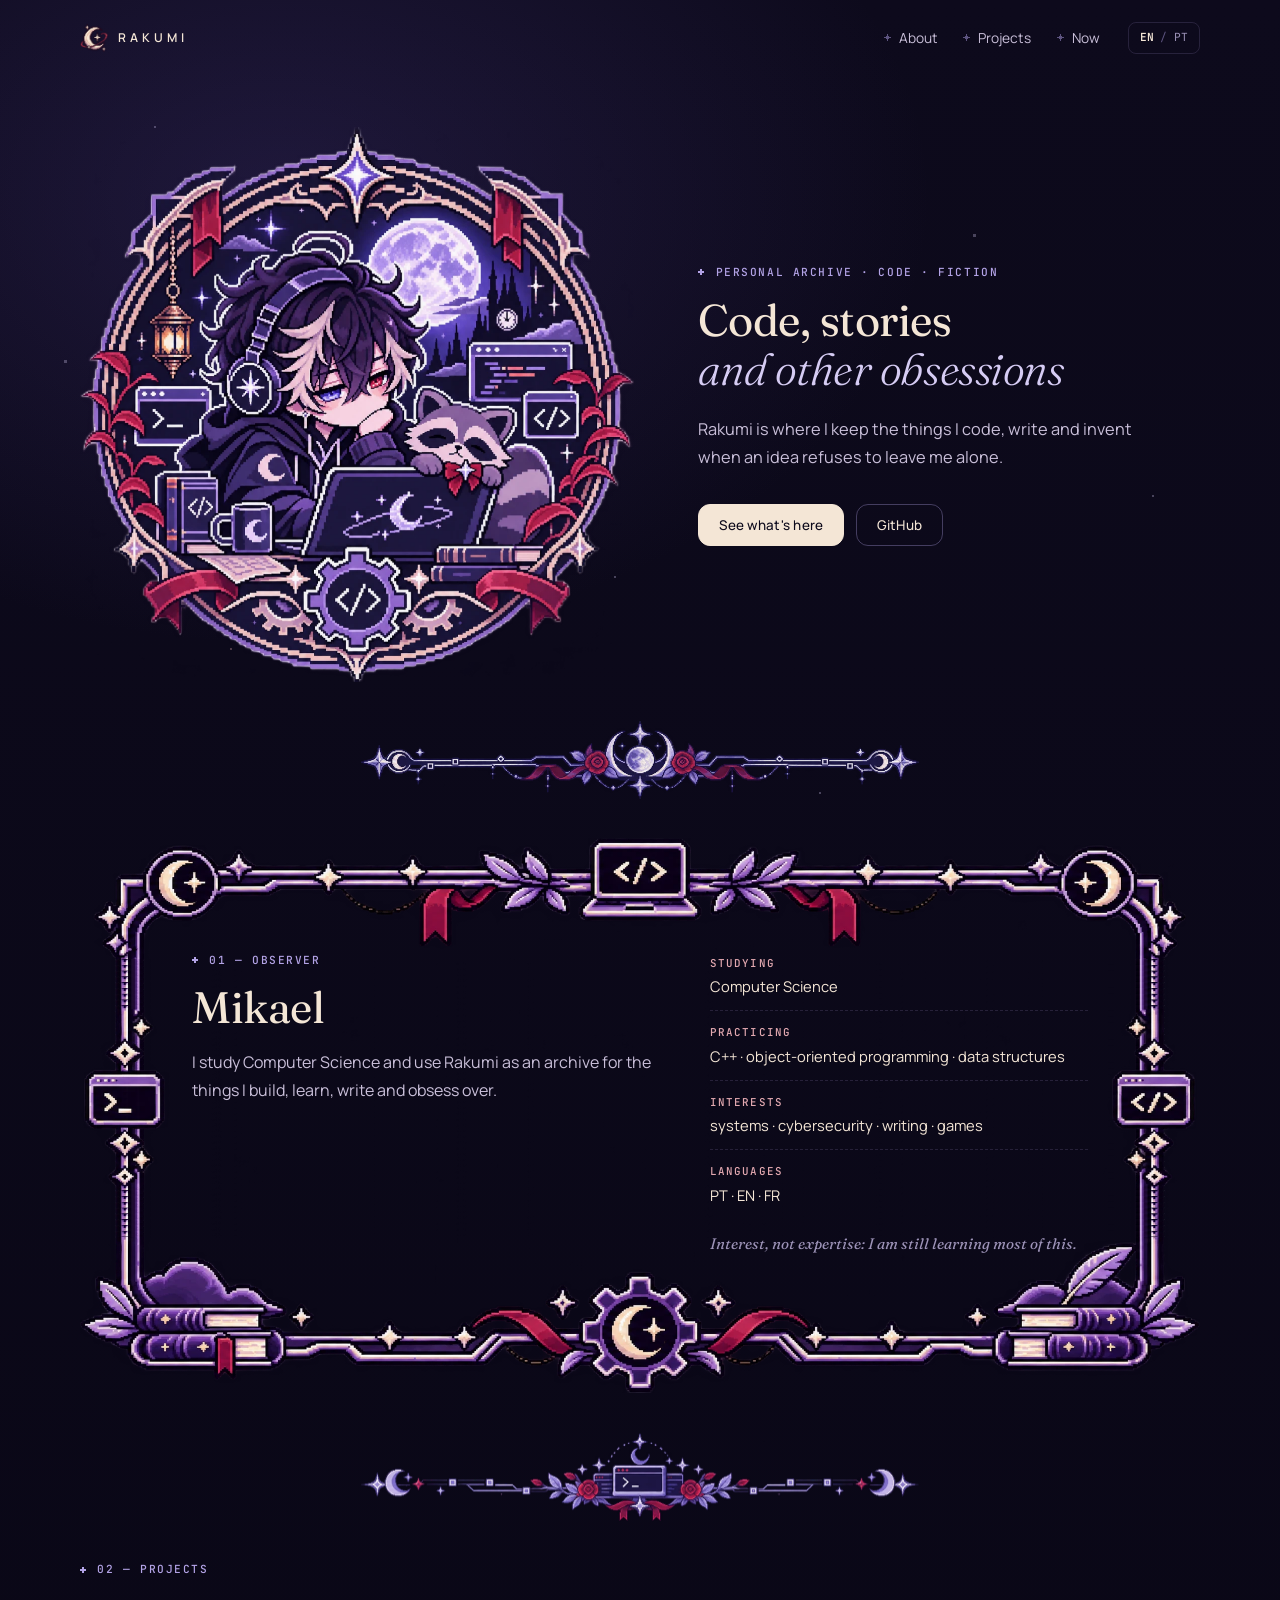
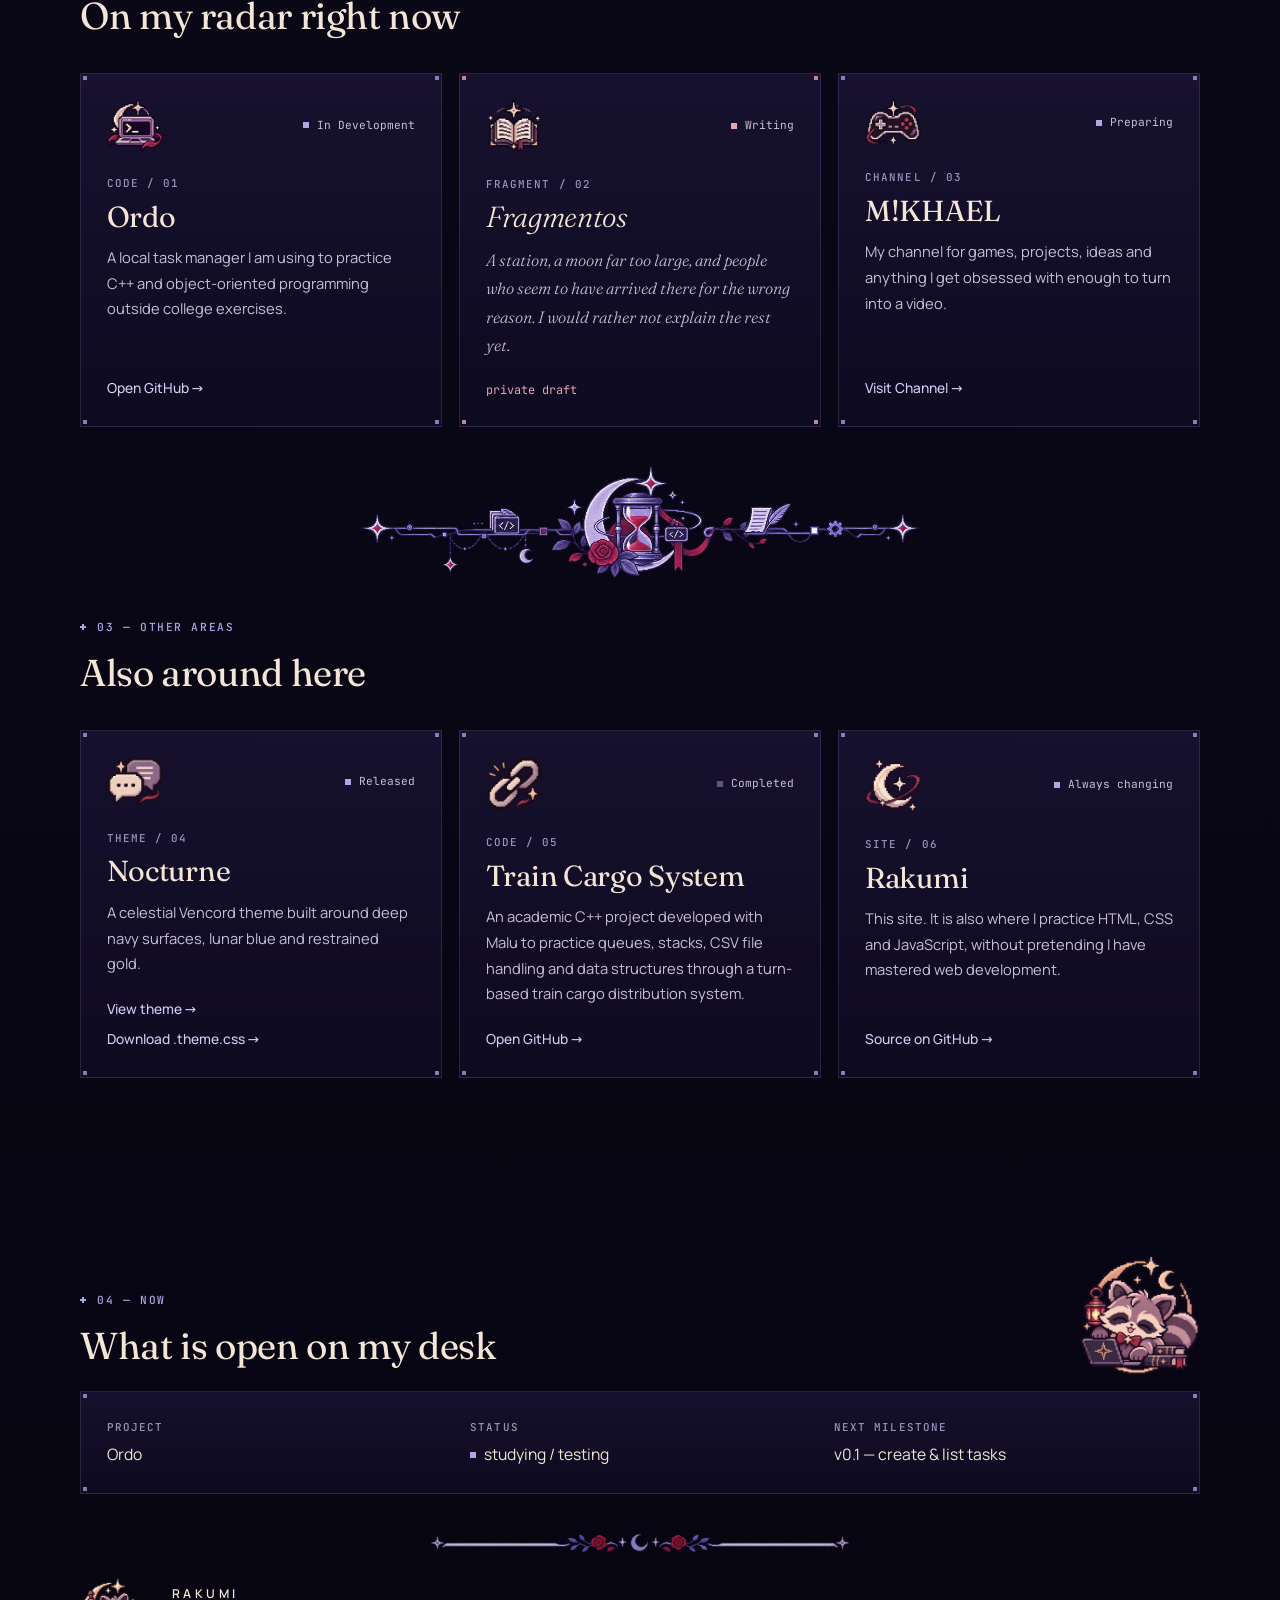
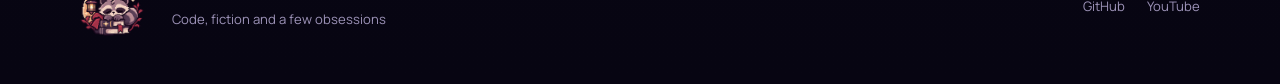
<file: index.html>
<!DOCTYPE html>
<html lang="en">
<head>
  <meta charset="UTF-8" />
  <meta name="viewport" content="width=device-width, initial-scale=1.0" />
  <!-- CSP: só carrega arquivos do próprio site. Ver README > Segurança. -->
  <meta http-equiv="Content-Security-Policy" content="default-src 'none'; script-src 'self'; style-src 'self'; font-src 'self'; img-src 'self'; base-uri 'none'; form-action 'none'" />
  <meta name="description" content="Rakumi — code, stories and experiments built under the moon." />
  <meta name="theme-color" content="#0d0a1c" />
  <title>Rakumi — Code, stories & other obsessions</title>
  <link rel="icon" type="image/png" sizes="64x64" href="assets/favicon.png" />
  <link rel="stylesheet" href="style.css" />
</head>

<body>
  <!-- Estrela de 4 pontas desenhada em "pixels" (grade 7x7): fica nítida em qualquer tamanho. -->
  <svg class="svg-sprite" aria-hidden="true" width="0" height="0">
    <defs>
      <symbol id="px-star" viewBox="0 0 7 7">
        <path d="M3 0h1v2H3zM0 3h2v1H0zM5 3h2v1H5zM3 5h1v2H3zM2 2h3v3H2z" />
      </symbol>
    </defs>
  </svg>

  <div class="sky" aria-hidden="true">
    <span class="star star-1"></span>
    <span class="star star-2"></span>
    <span class="star star-3"></span>
    <span class="star star-4"></span>
    <span class="star star-5"></span>
    <span class="star star-6"></span>
    <span class="star star-7"></span>
  </div>

  <header class="site-header">
    <a class="brand" href="#top" aria-label="Rakumi home" data-i18n-aria-label="nav.home">
      <img class="brand-mark" src="assets/icons/icon-moon.png" alt="" width="128" height="127" />
      <span>RAKUMI</span>
    </a>

    <div class="header-actions">
      <nav class="nav" aria-label="Primary navigation" data-i18n-aria-label="nav.aria">
        <a href="#about"><svg class="px-star" aria-hidden="true"><use href="#px-star"></use></svg><span data-i18n="nav.about">About</span></a>
        <a href="#projects"><svg class="px-star" aria-hidden="true"><use href="#px-star"></use></svg><span data-i18n="nav.projects">Projects</span></a>
        <a href="#building"><svg class="px-star" aria-hidden="true"><use href="#px-star"></use></svg><span data-i18n="nav.building">Now</span></a>
      </nav>

      <div class="language-switcher" role="group" aria-label="Language" data-i18n-aria-label="language.aria">
        <button class="language-button" type="button" data-lang="en" aria-pressed="true">EN</button>
        <span aria-hidden="true">/</span>
        <button class="language-button" type="button" data-lang="pt" aria-pressed="false">PT</button>
      </div>
    </div>
  </header>

  <main id="top">
    <!-- HERO: arte à esquerda, texto à direita (no mobile, arte em cima). -->
    <section class="hero section">
      <figure class="hero-visual">
        <picture>
          <source srcset="assets/art/hero-coder-emblem.webp" type="image/webp" />
          <img
            class="hero-art"
            src="assets/art/hero-coder-emblem.png"
            alt="Pixel-art emblem: my character in headphones coding next to the raccoon under a full moon"
            data-i18n-alt="hero.alt"
            width="1100"
            height="1100"
            fetchpriority="high"
          />
        </picture>
      </figure>

      <div class="hero-copy">
        <p class="eyebrow" data-i18n="hero.eyebrow">PERSONAL ARCHIVE · CODE · FICTION</p>
        <h1><span data-i18n="hero.titleLine1">Code, stories</span><br /><em data-i18n="hero.titleLine2">and other obsessions</em></h1>
        <p class="hero-text" data-i18n="hero.text">
          Rakumi is where I keep the things I code, write and invent when an idea refuses to leave me alone.
        </p>
        <div class="hero-actions">
          <a class="button button-primary" href="#projects" data-i18n="hero.explore">See what's here</a>
          <a class="button button-secondary" href="https://github.com/mikhaelmk" target="_blank" rel="noopener noreferrer">GitHub</a>
        </div>
      </div>
    </section>

    <div class="divider section" aria-hidden="true">
      <img src="assets/dividers/divider-lunar.webp" alt="" width="1120" height="160" loading="lazy" />
    </div>

    <!-- SOBRE: único lugar com a moldura pixel (código, lua e livros). -->
    <section id="about" class="section block about">
      <div class="frame">
        <img class="frame-cap" src="assets/frames/frame-code-top.webp" alt="" width="1933" height="211" loading="lazy" />
        <div class="frame-body">
          <img class="frame-middle" src="assets/frames/frame-code-middle.webp" alt="" width="1933" height="310" loading="lazy" />
          <div class="frame-content about-grid">
            <div class="about-copy">
              <p class="eyebrow" data-i18n="about.eyebrow">01 — OBSERVER</p>
              <h2 data-i18n="about.title">Mikael</h2>
              <p class="section-text" data-i18n="about.text">
                I study Computer Science and use Rakumi as an archive for the things I build, learn, write and obsess over.
              </p>
            </div>

            <div class="about-side">
              <dl class="about-facts">
                <div>
                  <dt data-i18n="about.studyLabel">Studying</dt>
                  <dd data-i18n="about.study">Computer Science</dd>
                </div>
                <div>
                  <dt data-i18n="about.practiceLabel">Practicing</dt>
                  <dd data-i18n="about.practice">C++ · object-oriented programming · data structures</dd>
                </div>
                <div>
                  <dt data-i18n="about.interestsLabel">Interests</dt>
                  <dd data-i18n="about.interests">systems · cybersecurity · writing · games</dd>
                </div>
                <div>
                  <dt data-i18n="about.languagesLabel">Languages</dt>
                  <dd>PT · EN · FR</dd>
                </div>
              </dl>
              <p class="about-note" data-i18n="about.interestsNote">Interest, not expertise: I am still learning most of this.</p>
            </div>
          </div>
        </div>
        <img class="frame-cap" src="assets/frames/frame-code-bottom.webp" alt="" width="1933" height="268" loading="lazy" />
      </div>
    </section>

    <div class="divider section" aria-hidden="true">
      <img src="assets/dividers/divider-code.webp" alt="" width="1120" height="181" loading="lazy" />
    </div>

    <!-- PROJETOS: cada card tem o seu ícone pixel-art. -->
    <section id="projects" class="section block projects">
      <header class="section-head">
        <p class="eyebrow" data-i18n="projects.eyebrow">02 — PROJECTS</p>
        <h2 data-i18n="projects.title">On my radar right now</h2>
      </header>

      <div class="project-grid">
        <article class="project-card">
          <div class="card-top">
            <img class="card-icon" src="assets/icons/icon-laptop.png" alt="" width="128" height="119" loading="lazy" />
            <span class="status" data-i18n="projects.ordo.status">In Development</span>
          </div>
          <p class="kind" data-i18n="projects.ordo.kind">CODE / 01</p>
          <h3 class="card-title">Ordo</h3>
          <p class="card-text" data-i18n="projects.ordo.description">
            A local task manager I am using to practice C++ and object-oriented programming outside college exercises.
          </p>
          <a class="text-link card-link" href="https://github.com/mikhaelmk" target="_blank" rel="noopener noreferrer" data-i18n="projects.ordo.link">Open GitHub →</a>
        </article>

        <article class="project-card project-card--fragment">
          <div class="card-top">
            <img class="card-icon" src="assets/icons/icon-book.png" alt="" width="128" height="121" loading="lazy" />
            <span class="status status--writing" data-i18n="projects.fragments.status">Writing</span>
          </div>
          <p class="kind" data-i18n="projects.fragments.kind">FRAGMENT / 02</p>
          <h3 class="card-title" data-i18n="projects.fragments.title">Fragmentos</h3>
          <p class="card-text" data-i18n="projects.fragments.description">
            A station, a moon far too large, and people who seem to have arrived there for the wrong reason. I would rather not explain the rest yet.
          </p>
          <span class="card-note" data-i18n="projects.fragments.note">private draft</span>
        </article>

        <article class="project-card">
          <div class="card-top">
            <img class="card-icon" src="assets/icons/icon-game.png" alt="" width="128" height="106" loading="lazy" />
            <span class="status" data-i18n="projects.channel.status">Preparing</span>
          </div>
          <p class="kind" data-i18n="projects.channel.kind">CHANNEL / 03</p>
          <h3 class="card-title" data-i18n="projects.channel.title">M!KHAEL</h3>
          <p class="card-text" data-i18n="projects.channel.description">
            My channel for games, projects, ideas and anything I get obsessed with enough to turn into a video.
          </p>
          <a class="text-link card-link" href="https://www.youtube.com/@mikhael_mk" target="_blank" rel="noopener noreferrer" data-i18n="projects.channel.link">Visit Channel →</a>
        </article>
      </div>
    </section>

    <div class="divider section" aria-hidden="true">
      <img src="assets/dividers/divider-hourglass.webp" alt="" width="1120" height="229" loading="lazy" />
    </div>

    <!-- OUTRAS ÁREAS -->
    <section id="elsewhere" class="section block elsewhere">
      <header class="section-head">
        <p class="eyebrow" data-i18n="other.eyebrow">03 — OTHER AREAS</p>
        <h2 data-i18n="other.title">Also around here</h2>
      </header>

      <div class="project-grid">
        <article class="project-card">
          <div class="card-top">
            <img class="card-icon" src="assets/icons/icon-chat.png" alt="" width="128" height="113" loading="lazy" />
            <span class="status" data-i18n="nocturne.status">Released</span>
          </div>
          <p class="kind" data-i18n="nocturne.kind">THEME / 04</p>
          <h3 class="card-title">Nocturne</h3>
          <p class="card-text" data-i18n="nocturne.description">A celestial Vencord theme built around deep navy surfaces, lunar blue and restrained gold.</p>
          <div class="card-links">
            <a class="text-link" href="nocturne.html" data-i18n="nocturne.view">View theme →</a>
            <a class="text-link" href="themes/Nocturne.theme.css" download data-i18n="nocturne.downloadLink">Download .theme.css →</a>
          </div>
        </article>

        <article class="project-card">
          <div class="card-top">
            <img class="card-icon" src="assets/icons/icon-link.png" alt="" width="128" height="123" loading="lazy" />
            <span class="status status--done" data-i18n="projects.train.status">Completed</span>
          </div>
          <p class="kind" data-i18n="projects.train.kind">CODE / 05</p>
          <h3 class="card-title" data-i18n="projects.train.title">Train Cargo System</h3>
          <p class="card-text" data-i18n="projects.train.description">
            An academic C++ project developed with Malu to practice queues, stacks, CSV file handling and data structures through a turn-based train cargo distribution system.
          </p>
          <a class="text-link card-link" href="https://github.com/maluscheiffer/Trabalho1_Estrutura_de_Dados" target="_blank" rel="noopener noreferrer" data-i18n="projects.train.link">Open GitHub →</a>
        </article>

        <article class="project-card">
          <div class="card-top">
            <img class="card-icon" src="assets/icons/icon-moon.png" alt="" width="128" height="127" loading="lazy" />
            <span class="status" data-i18n="projects.rakumi.status">Always changing</span>
          </div>
          <p class="kind" data-i18n="projects.rakumi.kind">SITE / 06</p>
          <h3 class="card-title">Rakumi</h3>
          <p class="card-text" data-i18n="projects.rakumi.description">
            This site. It is also where I practice HTML, CSS and JavaScript, without pretending I have mastered web development.
          </p>
          <a class="text-link card-link" href="https://github.com/mikhaelmk/rakumi-web" target="_blank" rel="noopener noreferrer" data-i18n="projects.rakumi.link">Source on GitHub →</a>
        </article>
      </div>
    </section>

    <!-- AGORA -->
    <section id="building" class="section block now">
      <div class="now-head">
        <header class="section-head">
          <p class="eyebrow" data-i18n="building.eyebrow">04 — NOW</p>
          <h2 data-i18n="building.title">What is open on my desk</h2>
        </header>
        <img class="now-sticker" src="assets/art/raccoon-coding.png" alt="" width="258" height="260" loading="lazy" />
      </div>

      <dl class="now-list">
        <div>
          <dt data-i18n="building.project">Project</dt>
          <dd>Ordo</dd>
        </div>
        <div>
          <dt data-i18n="building.statusLabel">Status</dt>
          <dd><i class="signal-dot"></i><span data-i18n="building.status">studying / testing</span></dd>
        </div>
        <div>
          <dt data-i18n="building.nextMilestone">Next milestone</dt>
          <dd data-i18n="building.milestone">v0.1 — create &amp; list tasks</dd>
        </div>
      </dl>
    </section>

    <div class="divider divider--quiet section" aria-hidden="true">
      <img src="assets/dividers/divider-footer.webp" alt="" width="1120" height="55" loading="lazy" />
    </div>
  </main>

  <footer class="footer">
    <img class="footer-sticker" src="assets/art/raccoon-sleeping.png" alt="" width="150" height="137" loading="lazy" />
    <div>
      <strong>RAKUMI</strong>
      <p data-i18n="footer.tagline">Code, fiction and a few obsessions</p>
    </div>
    <div class="footer-links">
      <a href="https://github.com/mikhaelmk" target="_blank" rel="noopener noreferrer">GitHub</a>
      <a href="https://www.youtube.com/@mikhael_mk" target="_blank" rel="noopener noreferrer">YouTube</a>
    </div>
  </footer>

  <script src="script.js"></script>
</body>
</html>
</file>
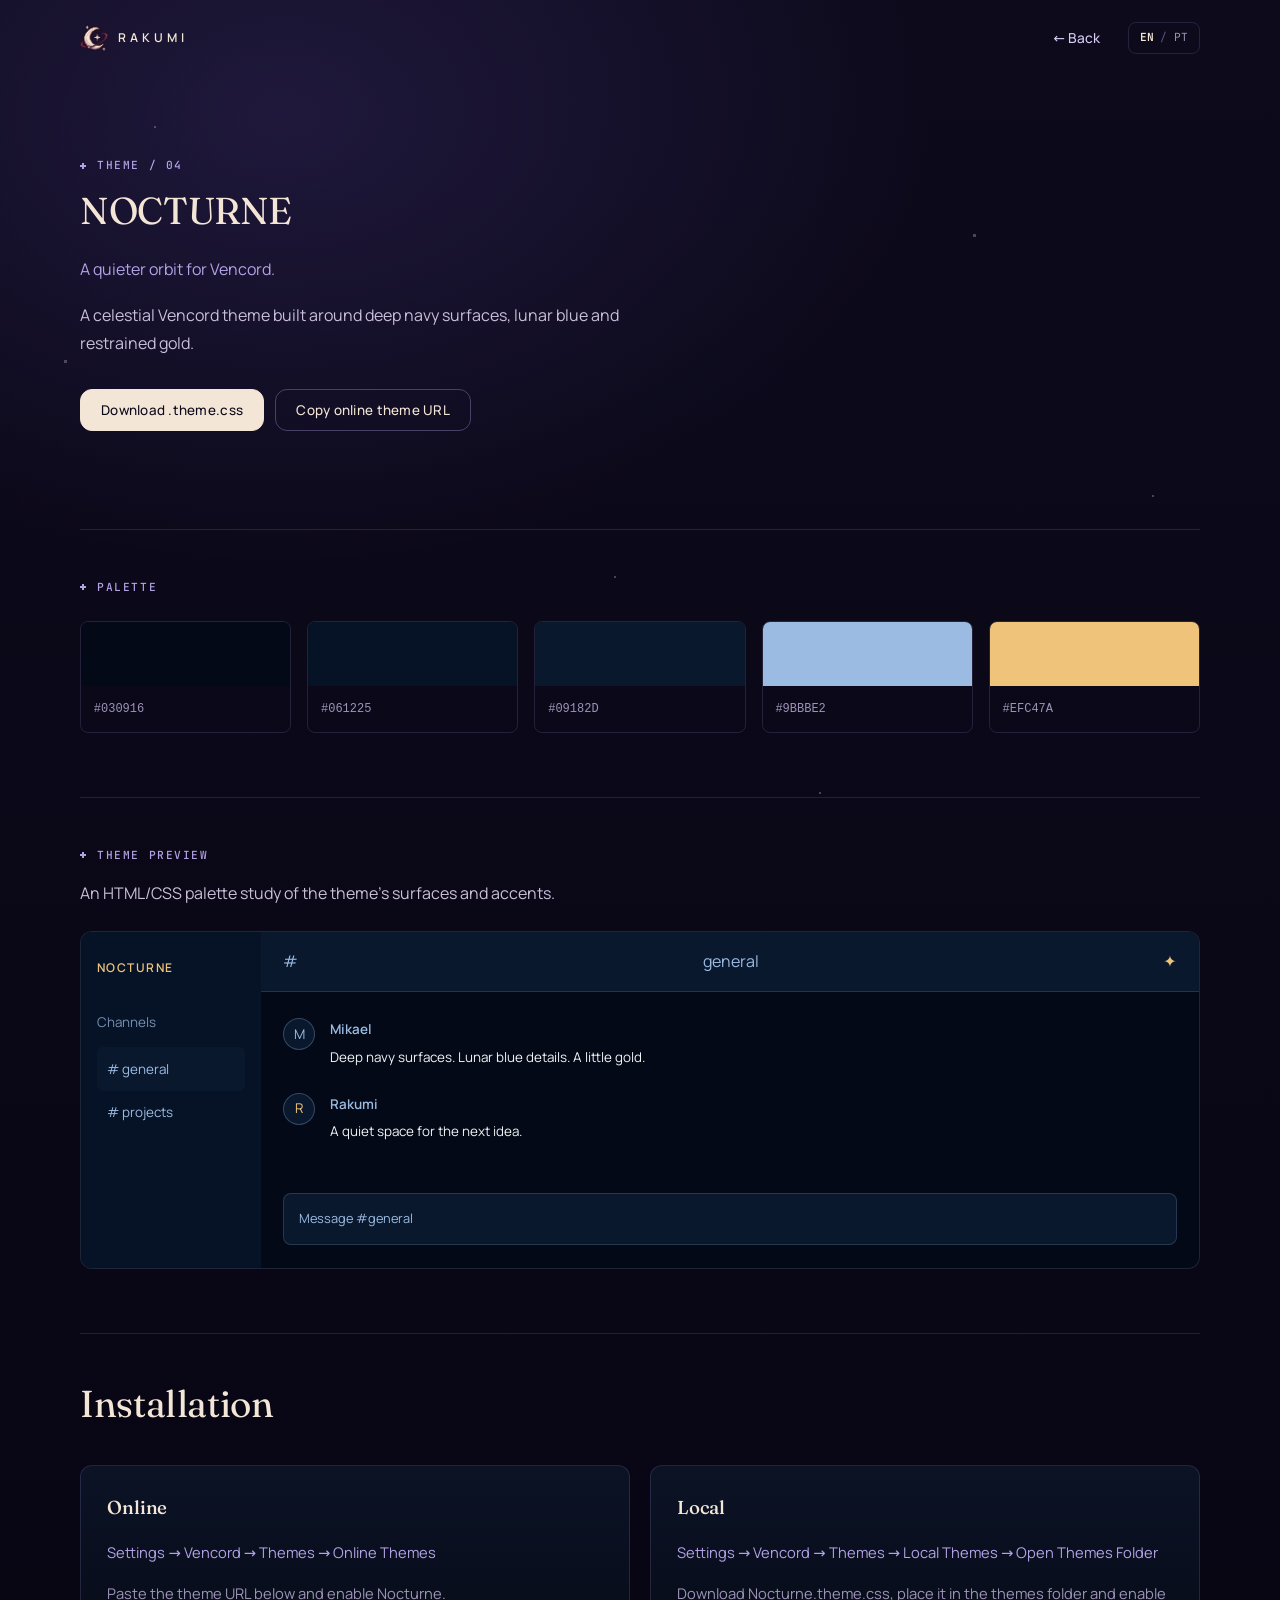
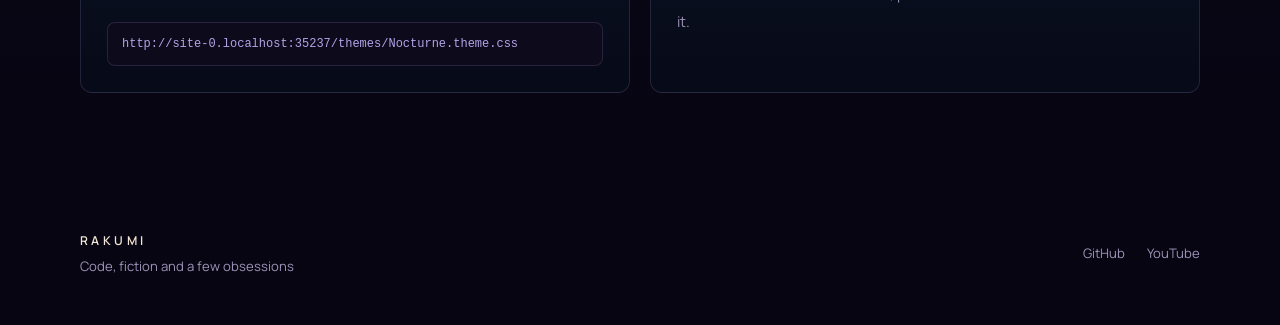
<file: nocturne.html>
<!DOCTYPE html>
<html lang="en">
<head>
  <meta charset="UTF-8" />
  <meta name="viewport" content="width=device-width, initial-scale=1.0" />
  <!-- CSP: só carrega arquivos do próprio site. Ver README > Segurança. -->
  <meta http-equiv="Content-Security-Policy" content="default-src 'none'; script-src 'self'; style-src 'self'; font-src 'self'; img-src 'self'; base-uri 'none'; form-action 'none'" />
  <meta name="description" content="Nocturne — a celestial Vencord theme built with deep navy, lunar blue and restrained gold." />
  <meta name="theme-color" content="#0d0a1c" />
  <title>Nocturne — Rakumi</title>
  <link rel="icon" type="image/png" sizes="64x64" href="assets/favicon.png" />
  <link rel="stylesheet" href="style.css" />
  <link rel="stylesheet" href="nocturne.css" />
</head>
<body class="nocturne-page" data-i18n-title="nocturne.metaTitle" data-i18n-description="nocturne.metaDescription">
  <div class="sky" aria-hidden="true">
    <span class="star star-1"></span>
    <span class="star star-2"></span>
    <span class="star star-3"></span>
    <span class="star star-4"></span>
    <span class="star star-5"></span>
    <span class="star star-6"></span>
    <span class="star star-7"></span>
  </div>


  <header class="site-header">
    <a class="brand" href="index.html" aria-label="Rakumi home" data-i18n-aria-label="nav.home">
      <img class="brand-mark" src="assets/icons/icon-moon.png" alt="" width="128" height="127" /><span>RAKUMI</span>
    </a>
    <div class="header-actions">
      <a class="text-link nocturne-back" href="index.html#projects" data-i18n="nocturne.back">← Back</a>
      <div class="language-switcher" role="group" aria-label="Language" data-i18n-aria-label="language.aria">
        <button class="language-button" type="button" data-lang="en" aria-pressed="true">EN</button>
        <span aria-hidden="true">/</span>
        <button class="language-button" type="button" data-lang="pt" aria-pressed="false">PT</button>
      </div>
    </div>
  </header>
  <main class="section nocturne-main">
    <section class="nocturne-intro" aria-labelledby="nocturne-title">
      <p class="eyebrow" data-i18n="nocturne.kind">THEME / 04</p>
      <div class="section-heading"><h1 id="nocturne-title">NOCTURNE</h1></div>
      <p class="nocturne-subtitle" data-i18n="nocturne.subtitle">A quieter orbit for Vencord.</p>
      <p class="section-text" data-i18n="nocturne.description">A celestial Vencord theme built around deep navy surfaces, lunar blue and restrained gold.</p>
      <div class="hero-actions">
        <a class="button button-primary" href="themes/Nocturne.theme.css" download data-i18n="nocturne.download">Download .theme.css</a>
        <button class="button button-secondary nocturne-copy" type="button" data-copy-theme data-i18n="nocturne.copy">Copy online theme URL</button>
      </div>
      <p class="nocturne-feedback" data-copy-status role="status" aria-live="polite"></p>
    </section>
    <section class="nocturne-block" aria-labelledby="palette-title">
      <h2 class="eyebrow" id="palette-title" data-i18n="nocturne.palette">Palette</h2>
      <ul class="nocturne-palette">
        <li><span class="swatch-030916" aria-hidden="true"></span><code>#030916</code></li>
        <li><span class="swatch-061225" aria-hidden="true"></span><code>#061225</code></li>
        <li><span class="swatch-09182d" aria-hidden="true"></span><code>#09182D</code></li>
        <li><span class="swatch-9bbbe2" aria-hidden="true"></span><code>#9BBBE2</code></li>
        <li><span class="swatch-efc47a" aria-hidden="true"></span><code>#EFC47A</code></li>
      </ul>
    </section>
    <figure class="nocturne-block nocturne-figure">
      <figcaption>
        <h2 class="eyebrow" data-i18n="nocturne.preview">Theme preview</h2>
        <p class="section-text" data-i18n="nocturne.previewNote">An HTML/CSS palette study of the theme’s surfaces and accents.</p>
      </figcaption>
      <div class="nocturne-preview">
        <aside class="nocturne-preview-sidebar">
          <strong>NOCTURNE</strong>
          <p data-i18n="nocturne.channels">Channels</p>
          <div class="nocturne-preview-selected"># <span data-i18n="nocturne.general">general</span></div>
          <div># <span data-i18n="nocturne.projects">projects</span></div>
        </aside>
        <div class="nocturne-preview-chat">
          <div class="nocturne-preview-heading"># <span data-i18n="nocturne.general">general</span><span aria-hidden="true">✦</span></div>
          <div class="nocturne-preview-messages">
            <div class="nocturne-preview-message"><span class="nocturne-avatar" aria-hidden="true">M</span><div><strong>Mikael</strong><p data-i18n="nocturne.message">Deep navy surfaces. Lunar blue details. A little gold.</p></div></div>
            <div class="nocturne-preview-message"><span class="nocturne-avatar nocturne-avatar-gold" aria-hidden="true">R</span><div><strong>Rakumi</strong><p data-i18n="nocturne.reply">A quiet space for the next idea.</p></div></div>
          </div>
          <div class="nocturne-preview-composer" data-i18n="nocturne.composer">Message #general</div>
        </div>
      </div>
    </figure>
    <section class="nocturne-block" aria-labelledby="installation-title">
      <div class="section-heading"><h2 id="installation-title" data-i18n="nocturne.installation">Installation</h2></div>
      <div class="nocturne-installation">
        <article class="nocturne-method">
          <h3 data-i18n="nocturne.online">Online</h3>
          <p class="nocturne-path" data-i18n="nocturne.onlinePath">Settings → Vencord → Themes → Online Themes</p>
          <p data-i18n="nocturne.onlineInstructions">Paste the theme URL below and enable Nocturne.</p>
          <input class="nocturne-url" type="text" readonly data-theme-url aria-label="Online theme URL" data-i18n-aria-label="nocturne.urlLabel" />
        </article>
        <article class="nocturne-method">
          <h3 data-i18n="nocturne.local">Local</h3>
          <p class="nocturne-path" data-i18n="nocturne.localPath">Settings → Vencord → Themes → Local Themes → Open Themes Folder</p>
          <p data-i18n="nocturne.localInstructions">Download Nocturne.theme.css, place it in the themes folder and enable it.</p>
        </article>
      </div>
    </section>
  </main>
  <footer class="footer">
    <div>
      <strong>RAKUMI</strong>
      <p data-i18n="footer.tagline">Code, fiction and a few obsessions</p>
    </div>

    <div class="footer-links">
      <a href="https://github.com/mikhaelmk" target="_blank" rel="noopener noreferrer">GitHub</a>
      <a href="https://www.youtube.com/@mikhael_mk" target="_blank" rel="noopener noreferrer">YouTube</a>
    </div>

  </footer>


  <script src="script.js"></script>
  <script src="nocturne.js"></script>
</body>
</html>
</file>
<file: style.css>
/* =========================================================
   Rakumi — style.css
   Usado pelas duas páginas (index.html e nocturne.html).
   nocturne.css só acrescenta o que é exclusivo do Nocturne.

   Linguagem visual: pixel art gótico-lunar. As imagens são
   pixel art em alta resolução; o CSS só acrescenta detalhes
   "de pixel" (estrelinhas, cantos) feitos com quadrados.

    0. Fontes
    1. Tokens
    2. Base
    3. Layout
    4. Céu de fundo
    5. Header e navegação
    6. Tipografia e rótulos
    7. Botões
    8. Hero
    9. Divisores
   10. Sobre e moldura pixel
   11. Cards (Projetos e Outras áreas)
   12. Agora
   13. Rodapé
   14. Animações
   15. Responsivo
   ========================================================= */


/* =========================================================
   0. FONTES
   Hospedadas no próprio site (assets/fonts), sem Google Fonts.
   Arquivos variáveis com o subconjunto latino (PT/EN/FR):
   um arquivo cobre todos os pesos. Licença: SIL OFL 1.1.
   ========================================================= */

@font-face {
  font-family: "Fraunces";
  font-style: normal;
  font-weight: 300 600;
  font-display: swap;
  src: url("assets/fonts/fraunces-latin.woff2") format("woff2");
}

@font-face {
  font-family: "Fraunces";
  font-style: italic;
  font-weight: 300 500;
  font-display: swap;
  src: url("assets/fonts/fraunces-italic-latin.woff2") format("woff2");
}

@font-face {
  font-family: "Manrope";
  font-style: normal;
  font-weight: 400 600;
  font-display: swap;
  src: url("assets/fonts/manrope-latin.woff2") format("woff2");
}

/* Só para detalhes técnicos: rótulos, status, idioma. */
@font-face {
  font-family: "JetBrains Mono";
  font-style: normal;
  font-weight: 400 600;
  font-display: swap;
  src: url("assets/fonts/jetbrains-mono-latin.woff2") format("woff2");
}


/* =========================================================
   1. TOKENS
   Cores tiradas das artes pixel (fundo roxo-preto do emblema,
   lavanda dos divisores, vinho das fitas, marfim das luas).
   ========================================================= */

:root {
  --bg: #0d0a1c;            /* roxo quase preto */
  --bg-deep: #070512;
  --panel-bg: linear-gradient(180deg, rgba(37, 28, 72, 0.5), rgba(18, 13, 38, 0.62));

  --text: #f4e6d6;          /* marfim quente */
  --text-soft: #c9bfd9;     /* lavanda acinzentada */
  --muted: #9d93b8;
  --faint: #5d5480;         /* só decoração, nunca texto essencial */

  --violet: #4a3a86;
  --lavender: #b3a3e6;
  --lavender-soft: #d6ccf4;
  --wine: #8e1f47;          /* fitas: acento secundário */
  --rose: #e2a8b0;          /* rosado legível em texto pequeno */
  --gold: #f0c98f;          /* dourado claro: raro */

  --line: rgba(179, 163, 230, 0.16);
  --line-strong: rgba(179, 163, 230, 0.34);

  /* Nomes antigos, ainda usados por nocturne.css */
  --accent: var(--lavender);
  --border: var(--line);

  --max-width: 1120px;
  --measure: 34rem;

  --font-display: "Fraunces", "Iowan Old Style", Georgia, serif;
  --font-body: "Manrope", system-ui, -apple-system, BlinkMacSystemFont, "Segoe UI", sans-serif;
  --font-mono: "JetBrains Mono", ui-monospace, "Cascadia Mono", monospace;
}


/* =========================================================
   2. BASE
   ========================================================= */

*,
*::before,
*::after {
  box-sizing: border-box;
}

html {
  scroll-behavior: smooth;
  -webkit-text-size-adjust: 100%;
}

body {
  margin: 0;
  min-height: 100vh;
  overflow-x: hidden;
  background-color: var(--bg);
  /* Um único brilho violeta atrás do hero; o resto é roxo-preto liso. */
  background-image:
    radial-gradient(ellipse 58rem 40rem at 22% 6%, rgba(74, 58, 134, 0.3), transparent 70%),
    linear-gradient(180deg, var(--bg) 0%, var(--bg-deep) 100%);
  color: var(--text);
  font-family: var(--font-body);
  font-size: 1rem;
  line-height: 1.7;
  -webkit-font-smoothing: antialiased;
}

img,
svg {
  max-width: 100%;
}

img {
  display: block;
  height: auto;
}

a {
  color: inherit;
  text-decoration: none;
}

button {
  font: inherit;
}

::selection {
  background: rgba(179, 163, 230, 0.3);
  color: var(--text);
}

/* Foco visível para quem navega pelo teclado. */
a:focus-visible,
button:focus-visible {
  outline: 1px solid var(--lavender);
  outline-offset: 4px;
}


/* =========================================================
   3. LAYOUT
   ========================================================= */

.section,
.site-header,
.footer {
  width: min(calc(100% - 2.5rem), var(--max-width));
  margin-inline: auto;
}

.block {
  padding-block: clamp(3.5rem, 7vw, 5.5rem);
}

/* O divisor já separa as seções; não precisa de espaço dobrado. */
.divider + .block {
  padding-top: clamp(1.5rem, 3vw, 2.5rem);
}

.block:has(+ .divider) {
  padding-bottom: clamp(1.5rem, 3vw, 2.5rem);
}


/* =========================================================
   4. CÉU DE FUNDO — poucas estrelas quadradas, piscando devagar
   ========================================================= */

.sky {
  position: fixed;
  inset: 0;
  z-index: -1;
  pointer-events: none;
}

.star {
  position: absolute;
  width: 2px;
  height: 2px;
  background: var(--lavender-soft);
  opacity: 0.3;
  animation: twinkle 7s steps(4) infinite alternate;
}

.star-1 { top: 14%; left: 12%; }
.star-2 { top: 26%; left: 76%; width: 3px; height: 3px; animation-delay: -2s; }
.star-3 { top: 55%; left: 90%; animation-delay: -4s; }
.star-4 { top: 72%; left: 18%; background: var(--rose); animation-delay: -1s; animation-duration: 9s; }
.star-5 { top: 88%; left: 64%; animation-delay: -5s; }
.star-6 { top: 40%; left: 5%; width: 3px; height: 3px; animation-delay: -3s; animation-duration: 10s; }
.star-7 { top: 64%; left: 48%; animation-delay: -6s; animation-duration: 8s; }


/* =========================================================
   5. HEADER E NAVEGAÇÃO
   ========================================================= */

/* O <svg> com os <symbol> fica escondido; os ícones usam <use>. */
.svg-sprite {
  position: absolute;
  width: 0;
  height: 0;
  overflow: hidden;
}

/* Estrelinha de 7x7 "pixels": sempre nítida. */
.px-star {
  width: 7px;
  height: 7px;
  flex: none;
  fill: currentColor;
  shape-rendering: crispEdges;
}

.site-header {
  position: relative;
  z-index: 20;
  min-height: 76px;
  display: flex;
  align-items: center;
  justify-content: space-between;
  gap: 2rem;
}

.brand {
  display: inline-flex;
  align-items: center;
  gap: 0.65rem;
  color: var(--text);
  font-size: 0.76rem;
  font-weight: 600;
  letter-spacing: 0.32em;
}

.brand-mark {
  width: 28px;
  flex: none;
}

.header-actions {
  display: flex;
  align-items: center;
  gap: 1.75rem;
}

.nav {
  display: flex;
  gap: 1.6rem;
  color: var(--text-soft);
  font-size: 0.86rem;
}

.nav a {
  display: inline-flex;
  align-items: center;
  gap: 0.5rem;
  padding-block: 0.35rem;
  transition: color 160ms ease;
}

.nav .px-star {
  color: var(--faint);
  transition: color 160ms ease;
}

.nav a:hover,
.nav a:focus-visible {
  color: var(--text);
}

.nav a:hover .px-star,
.nav a:focus-visible .px-star {
  color: var(--lavender);
}

.language-switcher {
  display: inline-flex;
  align-items: center;
  gap: 0.3rem;
  min-height: 32px;
  padding: 0 0.6rem;
  border: 1px solid var(--line);
  border-radius: 8px;
  color: var(--faint);
  font-family: var(--font-mono);
  font-size: 0.7rem;
}

.language-button {
  appearance: none;
  border: 0;
  padding: 0.3rem 0.1rem;
  background: transparent;
  color: var(--muted);
  cursor: pointer;
  transition: color 160ms ease;
}

.language-button:hover,
.language-button:focus-visible,
.language-button.is-active {
  color: var(--text);
}

.language-button.is-active {
  font-weight: 600;
}


/* =========================================================
   6. TIPOGRAFIA E RÓTULOS
   Serif (Fraunces) em títulos e nomes de projetos, Manrope no
   texto, JetBrains Mono só em rótulos curtos e técnicos.
   ========================================================= */

h1,
h2,
h3 {
  margin: 0;
  color: var(--text);
  font-family: var(--font-display);
  font-optical-sizing: auto;
  font-weight: 400;
  letter-spacing: -0.01em;
  text-wrap: balance;
}

.eyebrow {
  display: flex;
  align-items: center;
  gap: 0.7rem;
  margin: 0 0 0.9rem;
  color: var(--lavender);
  font-family: var(--font-mono);
  font-size: 0.7rem;
  font-weight: 500;
  letter-spacing: 0.14em;
  text-transform: uppercase;
}

/* estrelinha de 5 "pixels" de 2px antes de cada sobretítulo */
.eyebrow::before {
  content: "";
  width: 2px;
  height: 2px;
  margin-inline: 2px;
  flex: none;
  background: currentColor;
  box-shadow: 0 -2px currentColor, 0 2px currentColor, -2px 0 currentColor, 2px 0 currentColor;
}

/* .section-head: página principal; .section-heading: Nocturne */
.section-head {
  max-width: 40rem;
}

.section-head h2,
.section-heading h1,
.section-heading h2 {
  font-size: clamp(1.7rem, 1.3rem + 1.3vw, 2.35rem);
  line-height: 1.15;
}

.section-text {
  max-width: var(--measure);
  margin: 1.1rem 0 0;
  color: var(--text-soft);
  font-size: 1rem;
  line-height: 1.75;
}

/* Rótulos técnicos: tipo do projeto e campos do Sobre e do Agora. */
.kind,
.about-facts dt,
.now-list dt {
  color: var(--muted);
  font-family: var(--font-mono);
  font-size: 0.68rem;
  font-weight: 500;
  letter-spacing: 0.1em;
  text-transform: uppercase;
}

.status {
  display: inline-flex;
  align-items: center;
  gap: 0.5rem;
  color: var(--text-soft);
  font-family: var(--font-mono);
  font-size: 0.7rem;
}

/* um "pixel" quadrado antes do status */
.status::before {
  content: "";
  width: 6px;
  height: 6px;
  flex: none;
  background: var(--lavender);
}

.status--writing::before {
  background: var(--rose);
}

.status--done::before {
  background: var(--faint);
}

.text-link {
  display: inline-flex;
  align-items: center;
  margin-top: 1rem;
  border-bottom: 1px solid transparent;
  color: var(--lavender-soft);
  font-size: 0.86rem;
  font-weight: 500;
  transition: color 160ms ease, border-color 160ms ease;
}

.text-link:hover,
.text-link:focus-visible {
  border-color: var(--line-strong);
  color: var(--text);
}


/* =========================================================
   7. BOTÕES
   ========================================================= */

.hero-actions {
  display: flex;
  flex-wrap: wrap;
  gap: 0.7rem;
  margin-top: 2rem;
}

.button {
  display: inline-flex;
  min-height: 42px;
  align-items: center;
  justify-content: center;
  padding: 0 1.25rem;
  border: 1px solid var(--line-strong);
  border-radius: 12px;
  font-size: 0.84rem;
  font-weight: 500;
  letter-spacing: 0.02em;
  transition: background-color 180ms ease, border-color 180ms ease, color 180ms ease;
}

.button-primary {
  border-color: var(--text);
  background: var(--text);
  color: var(--bg);
}

.button-primary:hover {
  border-color: var(--lavender-soft);
  background: var(--lavender-soft);
}

.button-secondary {
  background: transparent;
  color: var(--text);
}

.button-secondary:hover {
  border-color: var(--lavender);
}


/* =========================================================
   8. HERO — arte à esquerda, texto à direita
   ========================================================= */

.hero {
  display: grid;
  grid-template-columns: minmax(0, 1.05fr) minmax(0, 0.95fr);
  align-items: center;
  gap: clamp(2rem, 5vw, 4.5rem);
  padding: clamp(1.5rem, 4vw, 3.5rem) 0 clamp(1.5rem, 3vw, 2.5rem);
}

.hero-visual {
  margin: 0;
  display: flex;
  justify-content: center;
  animation: rise 800ms ease both;
}

.hero-art {
  width: 100%;
  max-width: 560px;
  object-fit: contain;
}

.hero-copy {
  min-width: 0;
  max-width: 31rem;
}

.hero h1 {
  font-size: clamp(2rem, 1.5rem + 1.6vw, 2.9rem);
  line-height: 1.1;
}

.hero h1 em {
  color: var(--lavender-soft);
  font-style: italic;
  font-weight: 300;
}

.hero-text {
  max-width: 29rem;
  margin: 1.3rem 0 0;
  color: var(--text-soft);
  font-size: 1.02rem;
  line-height: 1.75;
}


/* =========================================================
   9. DIVISORES (pixel art)
   Quatro, cada um num ponto: lua (hero → Sobre), terminal
   (→ Projetos), ampulheta (→ Outras áreas) e o discreto
   antes do rodapé.
   ========================================================= */

.divider {
  display: flex;
  justify-content: center;
  pointer-events: none;
  user-select: none;
}

.divider img {
  width: 100%;
  max-width: 560px;
}

.divider--quiet img {
  max-width: 420px;
  opacity: 0.8;
}


/* =========================================================
   10. SOBRE E MOLDURA PIXEL
   A moldura foi fatiada em topo / meio / base. Topo e base
   mantêm a proporção original; entre eles só uma faixa lisa
   da barra lateral se repete, então nada se deforma.
   Medidas em cqw = % da largura da própria moldura
   (a imagem original tem 1933px de largura).
   ========================================================= */

.frame {
  container-type: inline-size;
  position: relative;
}

.frame-cap {
  position: relative;
  width: 100%;
  pointer-events: none;
  user-select: none;
}

.frame-body {
  position: relative;
  display: flow-root;
  min-height: 16.04cqw;              /* altura da fatia do meio */
  margin-block: -1px;
  background: url("assets/frames/frame-code-fill.webp") center top / 100% auto repeat-y;
}

/* terminais laterais e losangos, sempre no meio da altura */
.frame-middle {
  position: absolute;
  left: 0;
  top: 50%;
  width: 100%;
  transform: translateY(-50%);
  pointer-events: none;
  user-select: none;
}

/* O texto fica entre os terminais laterais (que vão até ~7,5%
   da largura) e entra só um pouco no topo e na base. */
.frame-content {
  position: relative;
  z-index: 1;
  margin: -0.78cqw 0 -1.55cqw;
  padding-inline: max(10cqw, 1.6rem);
}

/* Sem divisor depois do Sobre o espaço já vem do próximo divisor. */
.about {
  padding-bottom: clamp(1rem, 2vw, 1.5rem);
}

.about-grid {
  display: grid;
  grid-template-columns: minmax(0, 1.1fr) minmax(0, 0.9fr);
  gap: 2rem 3.5rem;
  align-items: start;
}

.about-copy h2 {
  font-size: clamp(2rem, 1.5rem + 1.6vw, 2.75rem);
  line-height: 1.05;
}

.about-facts {
  margin: 0;
}

.about-facts > div {
  padding: 0.75rem 0;
  border-bottom: 1px dashed var(--line);
}

.about-facts > div:first-child {
  padding-top: 0.2rem;
}

.about-facts > div:last-child {
  border-bottom: 0;
}

.about-facts dt {
  margin-bottom: 0.2rem;
  color: var(--rose);
}

.about-facts dd {
  margin: 0;
  color: var(--text);
  font-size: 0.92rem;
  line-height: 1.55;
}

.about-note {
  margin: 0.9rem 0 0;
  color: var(--muted);
  font-family: var(--font-display);
  font-size: 0.95rem;
  font-style: italic;
  line-height: 1.5;
}


/* =========================================================
   11. CARDS (Projetos e Outras áreas)
   Painel de canto reto com quatro "rebites" de pixel nos
   cantos; cada projeto tem o seu ícone pixel art.
   ========================================================= */

.projects .section-head,
.elsewhere .section-head {
  margin-bottom: 2.25rem;
}

.project-grid {
  display: grid;
  grid-template-columns: repeat(3, minmax(0, 1fr));
  gap: 1.1rem;
}

.project-card {
  --corner: rgba(179, 163, 230, 0.75);

  position: relative;
  display: flex;
  flex-direction: column;
  min-height: 330px;
  padding: 1.6rem;
  border: 1px solid var(--line);
  background:
    linear-gradient(var(--corner), var(--corner)) left 2px top 2px / 4px 4px no-repeat,
    linear-gradient(var(--corner), var(--corner)) right 2px top 2px / 4px 4px no-repeat,
    linear-gradient(var(--corner), var(--corner)) left 2px bottom 2px / 4px 4px no-repeat,
    linear-gradient(var(--corner), var(--corner)) right 2px bottom 2px / 4px 4px no-repeat,
    var(--panel-bg);
  transition: transform 180ms ease, border-color 180ms ease;
}

.project-card:hover {
  transform: translateY(-2px);
  border-color: var(--line-strong);
}

.project-card:focus-within {
  border-color: var(--line-strong);
}

.card-top {
  display: flex;
  align-items: center;
  justify-content: space-between;
  gap: 1rem;
}

.card-icon {
  width: 56px;
}

.project-card .kind {
  margin: 1.4rem 0 0;
}

.card-title {
  margin-top: 0.45rem;
  font-size: clamp(1.5rem, 1.25rem + 0.7vw, 1.9rem);
  line-height: 1.15;
}

.card-text {
  margin: 0.75rem 0 0;
  color: var(--text-soft);
  font-size: 0.92rem;
  line-height: 1.75;
}

/* Link (ou nota) sempre no pé do card. */
.card-link,
.card-note,
.card-links {
  margin-top: auto;
  padding-top: 1.25rem;
}

.card-link,
.card-note {
  align-self: flex-start;
}

.card-note {
  color: var(--rose);
  font-family: var(--font-mono);
  font-size: 0.74rem;
}

.card-links {
  display: flex;
  flex-direction: column;
  align-items: flex-start;
  gap: 0.35rem;
}

.card-links .text-link {
  margin-top: 0;
}

/* Fragmentos: cantos em rosa e tipografia de livro. */
.project-card--fragment {
  --corner: rgba(226, 168, 176, 0.8);
}

.project-card--fragment .card-title {
  font-style: italic;
  font-weight: 300;
}

.project-card--fragment .card-text {
  font-family: var(--font-display);
  font-size: 1.02rem;
  font-style: italic;
  font-weight: 300;
}


/* =========================================================
   12. AGORA
   ========================================================= */

.now-head {
  display: flex;
  align-items: flex-end;
  justify-content: space-between;
  gap: 1.5rem;
}

.now-sticker {
  width: 120px;
  flex: none;
  margin-bottom: -0.5rem;
}

/* mesmo painel dos cards */
.now-list {
  --corner: rgba(179, 163, 230, 0.75);

  display: grid;
  grid-template-columns: repeat(3, minmax(0, 1fr));
  gap: 1.5rem;
  margin: 1.5rem 0 0;
  padding: 1.6rem;
  border: 1px solid var(--line);
  background:
    linear-gradient(var(--corner), var(--corner)) left 2px top 2px / 4px 4px no-repeat,
    linear-gradient(var(--corner), var(--corner)) right 2px top 2px / 4px 4px no-repeat,
    linear-gradient(var(--corner), var(--corner)) left 2px bottom 2px / 4px 4px no-repeat,
    linear-gradient(var(--corner), var(--corner)) right 2px bottom 2px / 4px 4px no-repeat,
    var(--panel-bg);
}

.now-list > div {
  min-width: 0;
}

.now-list dd {
  margin: 0.3rem 0 0;
  color: var(--text);
  font-size: 0.98rem;
}

/* pixel quadrado de "ligado" */
.signal-dot {
  display: inline-block;
  width: 6px;
  height: 6px;
  margin-right: 0.5rem;
  background: var(--lavender);
  vertical-align: 0.12em;
}


/* =========================================================
   13. RODAPÉ
   ========================================================= */

.footer {
  display: flex;
  flex-wrap: wrap;
  align-items: center;
  gap: 1rem 1.75rem;
  padding: 1.5rem 0 3rem;
  color: var(--muted);
  font-size: 0.82rem;
}

.footer-sticker {
  width: 64px;
  flex: none;
}

.footer > div:not(.footer-links) {
  flex: 1 1 14rem;
}

.footer strong {
  color: var(--text);
  font-size: 0.76rem;
  font-weight: 600;
  letter-spacing: 0.28em;
}

.footer p {
  margin: 0.2rem 0 0;
}

.footer-links {
  display: flex;
  gap: 1.4rem;
}

.footer-links a {
  transition: color 160ms ease;
}

.footer-links a:hover,
.footer-links a:focus-visible {
  color: var(--text);
}


/* =========================================================
   14. ANIMAÇÕES
   ========================================================= */

@keyframes twinkle {
  from { opacity: 0.12; }
  to { opacity: 0.55; }
}

@keyframes rise {
  from {
    opacity: 0;
    transform: translateY(8px);
  }

  to {
    opacity: 1;
    transform: none;
  }
}

/* Quem pede menos movimento no sistema não vê animações. */
@media (prefers-reduced-motion: reduce) {
  *,
  *::before,
  *::after {
    scroll-behavior: auto !important;
    animation-duration: 0.001ms !important;
    animation-iteration-count: 1 !important;
    transition-duration: 0.001ms !important;
  }
}


/* =========================================================
   15. RESPONSIVO
   ========================================================= */

/* Tablet e menor: tudo em uma coluna. */
@media (max-width: 860px) {
  .hero {
    grid-template-columns: minmax(0, 1fr);
    gap: 1.75rem;
    padding-top: 1rem;
  }

  .hero-art {
    max-width: 460px;
  }

  .hero-copy {
    width: 100%;
    max-width: 34rem;
    margin-inline: auto;
  }

  .about-grid {
    grid-template-columns: minmax(0, 1fr);
    gap: 1.75rem;
  }

  .project-grid {
    grid-template-columns: minmax(0, 1fr);
  }

  .project-card {
    min-height: 0;
  }

  .now-list {
    grid-template-columns: minmax(0, 1fr);
    gap: 1.1rem;
  }
}

/* Celular */
@media (max-width: 560px) {
  .section,
  .site-header,
  .footer {
    width: min(calc(100% - 2rem), var(--max-width));
  }

  /* A navegação continua visível: desce para uma segunda linha. */
  .site-header {
    flex-wrap: wrap;
    gap: 0 1rem;
    min-height: 0;
    padding-top: 0.9rem;
  }

  .header-actions {
    display: contents;
  }

  .language-switcher {
    min-height: 30px;
  }

  .nav {
    order: 3;
    width: 100%;
    gap: 1.3rem;
    margin-top: 0.75rem;
    padding: 0.35rem 0;
    border-top: 1px solid var(--line);
    font-size: 0.84rem;
  }

  .hero {
    padding-top: 1.5rem;
  }

  .hero-text,
  .section-text {
    font-size: 0.98rem;
    line-height: 1.7;
  }

  .hero-actions .button {
    flex: 1 1 auto;
  }

  /* Na tela estreita a moldura afina: o texto ganha mais espaço. */
  .frame-content {
    padding-inline: max(9cqw, 1.4rem);
  }

  .project-card {
    padding: 1.3rem;
  }

  .card-icon {
    width: 48px;
  }

  .project-card .kind {
    margin-top: 1.2rem;
  }

  .now-list {
    padding: 1.3rem;
  }

  .now-sticker {
    width: 92px;
  }

  .footer {
    gap: 0.75rem 1.25rem;
  }

  .footer-sticker {
    width: 56px;
  }
}
</file>
<file: nocturne.css>
.nocturne-main { padding: 5rem 0 7rem; }
.nocturne-intro { max-width: 820px; }
.nocturne-back { margin-top: 0; white-space: nowrap; }
.nocturne-subtitle { color: var(--accent); line-height: 1.7; margin-top: 1.5rem; }
.nocturne-copy { font-family: inherit; cursor: pointer; color: var(--text); }
.nocturne-feedback { min-height: 1.5em; color: var(--accent); font-size: .84rem; }
.nocturne-block { margin: 4rem 0 0; padding-top: 3rem; border-top: 1px solid var(--border); }
.nocturne-palette { display: grid; grid-template-columns: repeat(5, minmax(0, 1fr)); gap: 1rem; list-style: none; padding: 0; margin: 1.5rem 0 0; }
.nocturne-palette li { overflow: hidden; border: 1px solid var(--border); border-radius: 8px; }
.nocturne-palette span { display: block; height: 64px; background: var(--swatch); }
/* Cores da paleta em classes (sem style inline, por causa da CSP). */
.swatch-030916 { --swatch: #030916; }
.swatch-061225 { --swatch: #061225; }
.swatch-09182d { --swatch: #09182D; }
.swatch-9bbbe2 { --swatch: #9BBBE2; }
.swatch-efc47a { --swatch: #EFC47A; }
.nocturne-palette code { display: block; padding: .8rem; color: var(--muted); font-family: monospace; font-size: .75rem; }
.nocturne-figure .section-text { margin-top: 0; }
.nocturne-preview { display: grid; grid-template-columns: 180px minmax(0, 1fr); overflow: hidden; margin-top: 1.5rem; border: 1px solid rgba(155,187,226,.16); border-radius: 12px; color: #9BBBE2; background: #030916; }
.nocturne-preview-sidebar { background: #061225; padding: 1.5rem 1rem; font-size: .84rem; }
.nocturne-preview-sidebar strong { color: #EFC47A; font-size: .75rem; letter-spacing: .12em; }
.nocturne-preview-sidebar p { margin-top: 2rem; opacity: .75; }
.nocturne-preview-sidebar > div { padding: .65rem .6rem; }
.nocturne-preview-selected { background: #09182D; border-radius: 6px; }
.nocturne-preview-chat { min-width: 0; }
.nocturne-preview-heading { display: flex; justify-content: space-between; padding: 1rem 1.4rem; background: #09182D; border-bottom: 1px solid rgba(155,187,226,.16); }
.nocturne-preview-heading > span:last-child { color: #EFC47A; }
.nocturne-preview-messages { padding: 1.6rem 1.4rem; }
.nocturne-preview-message { display: flex; align-items: flex-start; gap: .9rem; margin-bottom: 1.5rem; font-size: .84rem; line-height: 1.7; }
.nocturne-preview-message > div { min-width: 0; }
.nocturne-preview-message p { margin: .3rem 0 0; color: #f1f3f5; }
.nocturne-avatar { display: grid; place-items: center; flex: 0 0 32px; height: 32px; background: #09182D; border: 1px solid rgba(155,187,226,.3); border-radius: 50%; }
.nocturne-avatar-gold { color: #EFC47A; }
.nocturne-preview-composer { margin: 0 1.4rem 1.4rem; padding: .9rem; background: #09182D; border: 1px solid rgba(155,187,226,.2); border-radius: 8px; font-size: .8rem; }
.nocturne-installation { display: grid; grid-template-columns: repeat(2, minmax(0, 1fr)); gap: 1.2rem; margin-top: 2.5rem; }
.nocturne-method { min-width: 0; padding: 1.65rem; border: 1px solid var(--border); border-radius: 12px; background: linear-gradient(180deg, rgba(14,29,50,.58), rgba(7,15,28,.5)); }
.nocturne-method h3 { margin-top: 0; font-weight: 500; }
.nocturne-method p { color: var(--muted); font-size: .92rem; line-height: 1.85; }
.nocturne-path { color: var(--accent) !important; }
.nocturne-url { width: 100%; min-width: 0; padding: .85rem; border: 1px solid var(--border); border-radius: 8px; background: var(--bg); color: var(--accent); font-family: monospace; font-size: .75rem; }
.nocturne-page :is(button, a, input):focus-visible { outline: 2px solid var(--gold); outline-offset: 4px; }
@media (max-width: 620px) {
  .nocturne-main { padding: 3rem 0 5rem; }
  .nocturne-page .site-header { flex-wrap: wrap; gap: .75rem; padding: 1rem 0; }
  .nocturne-palette { grid-template-columns: repeat(2, minmax(0, 1fr)); gap: .7rem; }
  .nocturne-installation { grid-template-columns: minmax(0, 1fr); }
  .nocturne-preview { grid-template-columns: 100px minmax(0, 1fr); }
  .nocturne-preview-sidebar { padding: 1rem .5rem; font-size: .7rem; }
  .nocturne-preview-sidebar strong { font-size: .6rem; }
  .nocturne-preview-heading, .nocturne-preview-messages { padding: 1rem .75rem; }
  .nocturne-preview-message { gap: .5rem; font-size: .75rem; }
  .nocturne-preview-composer { margin: 0 .75rem 1rem; }
}
</file>
